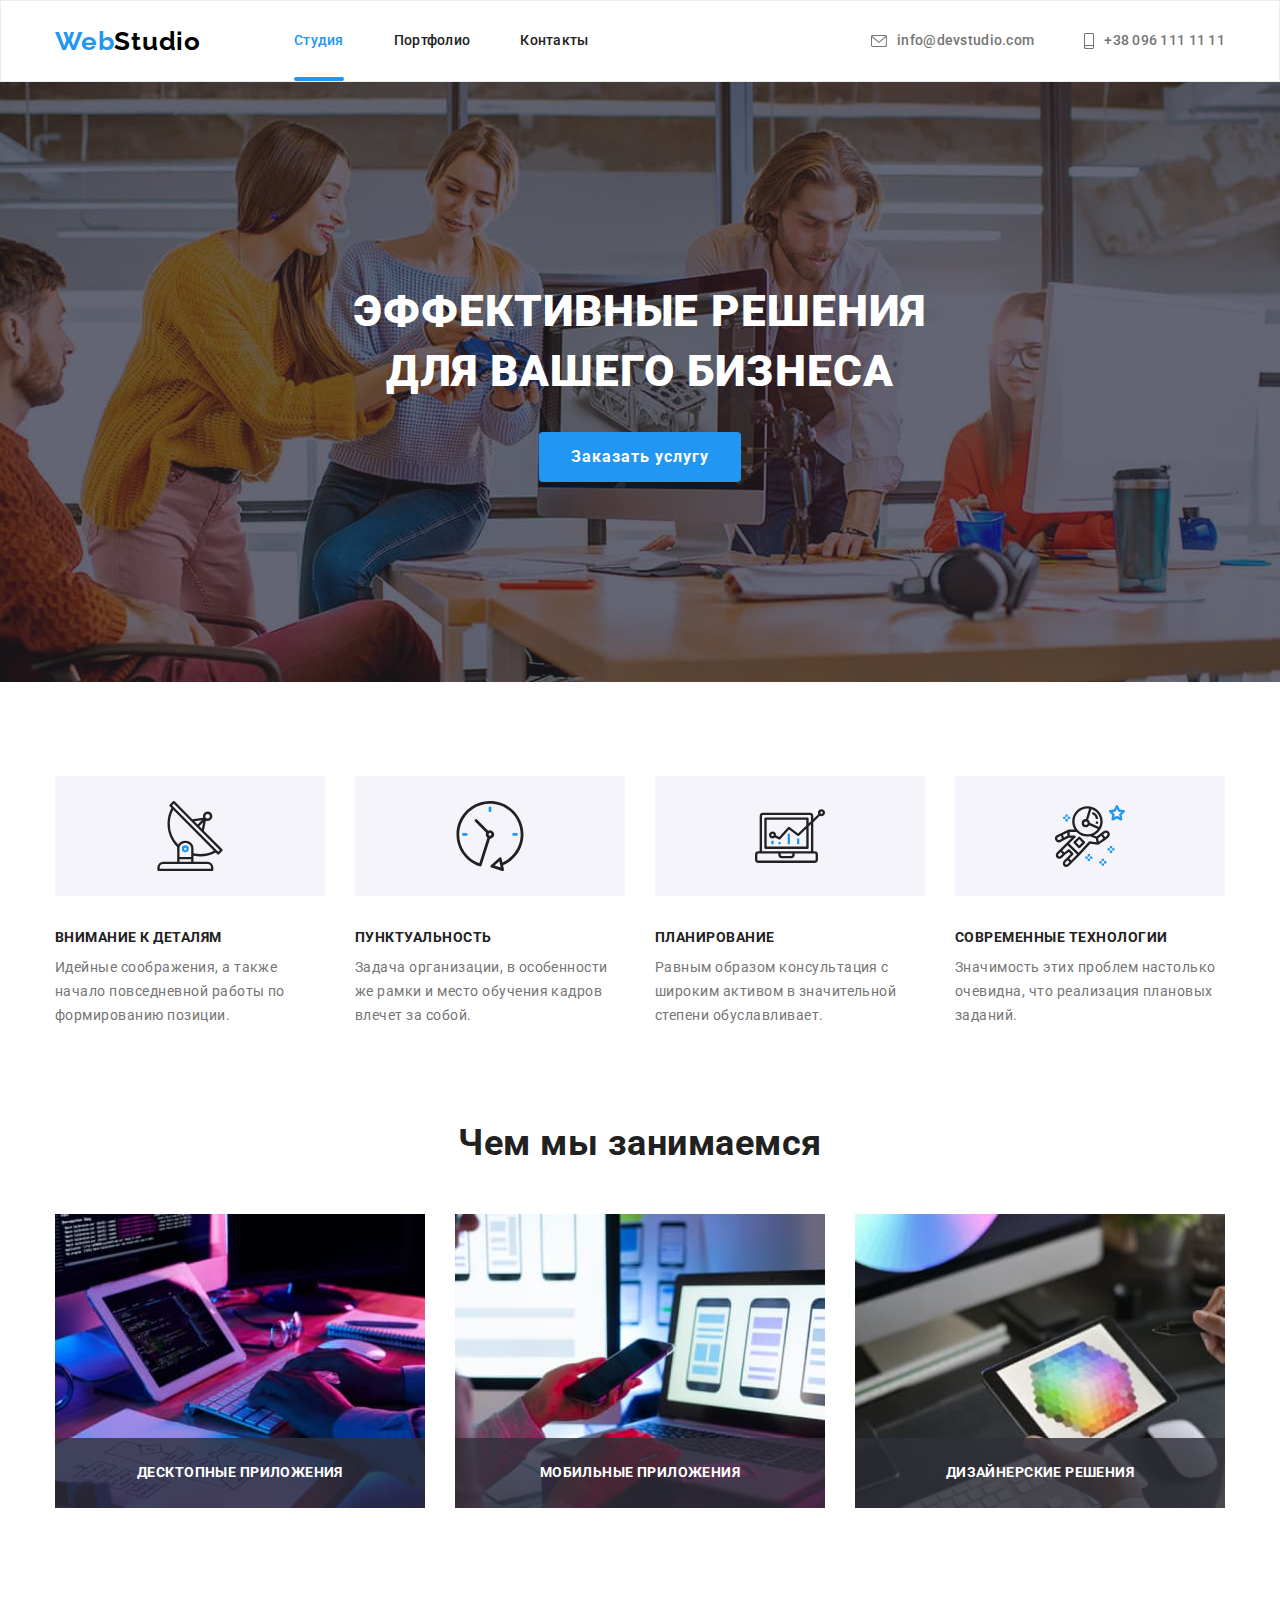
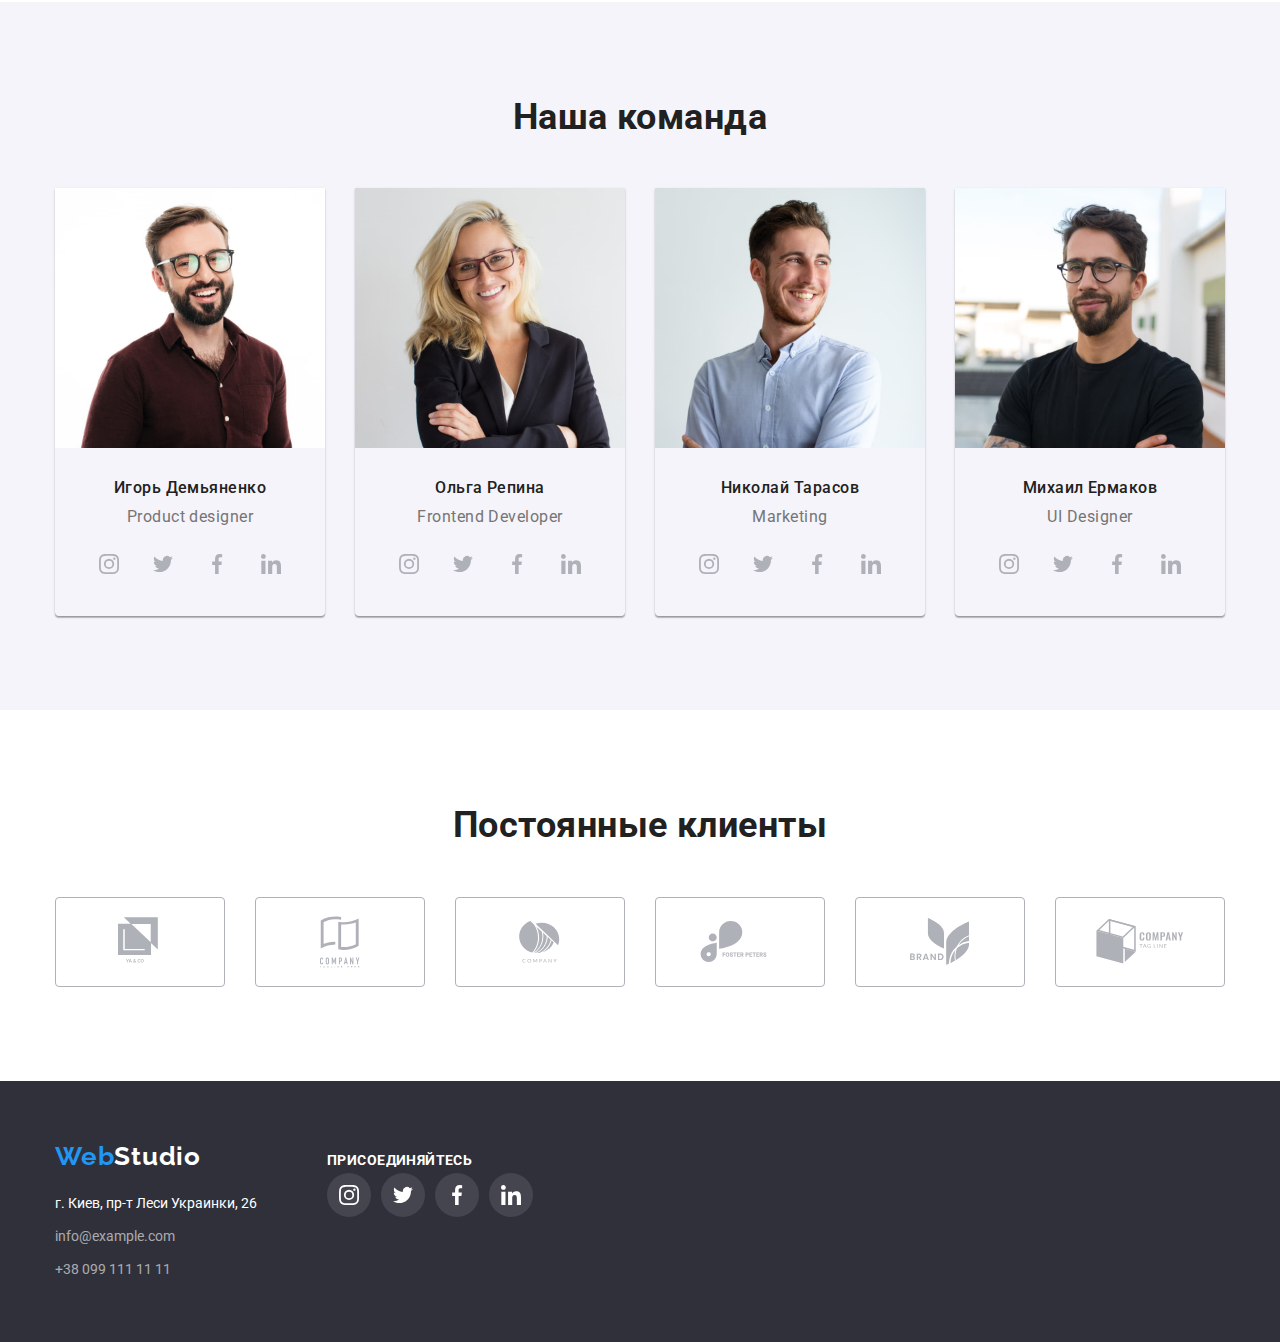
<file: index.html>
<!DOCTYPE html>
<html lang="ru">
<head>
    <meta charset="UTF-8">
    <meta name="viewport" content="width=device-width, initial-scale= ">
    <title>Web Studio</title>
    <link rel="preconnect" href="https://fonts.gstatic.com">
    <link href="https://fonts.googleapis.com/css2?family=Raleway:wght@700&family=Roboto:wght@400;500;700;900&display=swap"
          rel="stylesheet">
    <link rel="stylesheet" href="./css/modern-normalize.css"/>
    <link rel="stylesheet" href="./css/styles.css"/>
</head>

<body>
    
    <header class="page-header">
        <div class="container flex-header">
            <nav class="main-nav">
                <a href="./" class="logo-header">
                    <span>Web</span>Studio
                </a>
                <ul class="site-nav">
                    <li class="item"><a href="./" class="link current">Студия</a></li>
                    <li class="item"><a href="./portfolio.html" class="link">Портфолио</a></li>
                    <li class="item"><a href="#" class="link">Контакты</a></li>
                </ul>
            </nav>
            <ul class="contacts-nav">
                <li class="item">
                    <a href="mailto:info@devstudio.com" class="nav-icon">
                        <svg class="contacts-icon" width="16px" height="12px">
                            <use href="./images/icons.svg#icon-envelope"></use>
                        </svg>
                        info@devstudio.com
                    </a>
                </li>
                <li class="item">
                    <a href="+380961111111" class="nav-icon">
                        <svg class="contacts-icon" width="10px" height="16px">
                            <use href="./images/icons.svg#icon-smartphone"></use>
                        </svg>
                        +38 096 111 11 11
                    </a>
                </li>
            </ul>
        </div>
    </header>

    <main>
         <!--Герой-->
        <section class="hero">
            <div class="container hero-content">
                <h1 class="hero-title">Эффективные решения для вашего бизнеса</h1>
                <a class="button-hero" href="#" data-modal-open>Заказать услугу</a>
            </div>
        </section>

        <!--Особенности-->
        <section class="section section-features">
            <div class="container">
                <h2 class="section-title visually-hidden">Особенности</h2>
                <ul class="features-list">
                    <li class="features-item">
                        <svg class="features-icon">
                            <use href="./images/icons.svg#icon-antenna"></use>
                        </svg>
                        <h3>Внимание к деталям</h3>
                        <p>Идейные соображения, а также начало повседневной работы по формированию позиции.</p>
                    </li>
                    <li class="features-item icon-clock">
                        <svg class="features-icon">
                            <use href="./images/icons.svg#icon-clock"></use>
                        </svg>
                        <h3>Пунктуальность</h3>
                        <p>Задача организации, в особенности же рамки и место обучения кадров влечет за собой.</p>
                    </li>
                    <li class="features-item icon-diagram">
                        <svg class="features-icon">
                            <use href="./images/icons.svg#icon-diagram"></use>
                        </svg>
                        <h3>Планирование</h3>
                        <p>Равным образом консультация с широким активом в значительной степени обуславливает.</p>
                    </li>
                    <li class="features-item icon-astronaut">
                        <svg class="features-icon">
                            <use href="./images/icons.svg#icon-astronaut"></use>
                        </svg>
                        <h3>Современные технологии</h3>
                        <p>Значимость этих проблем настолько очевидна, что реализация плановых заданий.</p>
                    </li>
                </ul>
            </div>
        </section>

        <!--Чем мы занимаемся-->
        <section class="section">
            <div class="container">
                <h2 class="section-title">Чем мы занимаемся</h2>
                <ul class="job-list">
                    <li class="item">
                        <img src="./images/desktope.jpg" alt="десктопные приложения">
                        <h3 class="job-title">Десктопные приложения</h3>
                    </li>
                    <li class="item">
                        <img src="./images/mobile.jpg" alt="мобильные приложения">
                        <h3 class="job-title">Мобильные приложения</h3>
                    </li>
                    <li class="item">
                        <img src="./images/designe.jpg" alt="дизайнерские решения">
                        <h3 class="job-title">Дизайнерские решения</h3>
                    </li>
                </ul>
            </div>
        </section>

        <!--Наша команда-->
        <section class="section section-team">
            <div class="container">
                <h2 class="section-title">Наша команда</h2>
                <ul class="team-list">
                    <li class="item">
                        <img src="./images/igor.jpg" alt="Игорь Демьяненко">
                        <div class="team-content">
                            <h3>Игорь Демьяненко</h3>
                            <p>Product designer</p>
                            <ul class="team-icon-list" >
                                <li>
                                    <a class="team-icon-hover" href="#">
                                        <svg class="team-icon" width="44px" height="49px">
                                            <use href="./images/icons.svg#icon-instagram"></use>
                                        </svg>
                                    </a>
                                </li>
                                <li>
                                    <a class="team-icon-hover" href="#">
                                        <svg class="team-icon" width="44px" height="49px">
                                            <use href="./images/icons.svg#icon-twitter"></use>
                                        </svg>
                                    </a>
                                </li>
                                <li>
                                    <a class="team-icon-hover" href="#">
                                        <svg class="team-icon" width="44px" height="49px">
                                            <use href="./images/icons.svg#icon-facebook"></use>
                                        </svg>
                                    </a>
                                </li>
                                <li>
                                    <a class="team-icon-hover" href="#">
                                        <svg class="team-icon" width="44px" height="49px">
                                            <use href="./images/icons.svg#icon-linkedin"></use>
                                        </svg>
                                    </a>
                                </li>
                            </ul>
                        </div>
                    </li>
                    <li class="item">
                        <img src="./images/olga.jpg" alt="Ольга Репина">
                        <div class="team-content">
                            <h3>Ольга Репина</h3>
                            <p>Frontend Developer</p>
                            <ul class="team-icon-list">
                                <li>
                                    <a class="team-icon-hover" href="#">
                                        <svg class="team-icon" width="44px" height="49px">
                                            <use href="./images/icons.svg#icon-instagram"></use>
                                        </svg>
                                    </a>
                                </li>
                                <li>
                                    <a class="team-icon-hover" href="#">
                                        <svg class="team-icon" width="44px" height="49px">
                                            <use href="./images/icons.svg#icon-twitter"></use>
                                        </svg>
                                    </a>
                                </li>
                                <li>
                                    <a class="team-icon-hover" href="#">
                                        <svg class="team-icon" width="44px" height="49px">
                                            <use href="./images/icons.svg#icon-facebook"></use>
                                        </svg>
                                    </a>
                                </li>
                                <li>
                                    <a class="team-icon-hover" href="#">
                                        <svg class="team-icon" width="44px" height="49px">
                                            <use href="./images/icons.svg#icon-linkedin"></use>
                                        </svg>
                                    </a>
                                </li>
                            </ul>
                        </div>
                    </li>
                    <li class="item">
                        <img src="./images/nikolaj.jpg" alt="Николай Тарасов">
                        <div class="team-content">
                            <h3>Николай Тарасов</h3>
                            <p>Marketing</p>
                            <ul class="team-icon-list">
                                <li>
                                    <a class="team-icon-hover" href="#">
                                        <svg class="team-icon" width="44px" height="49px">
                                            <use href="./images/icons.svg#icon-instagram"></use>
                                        </svg>
                                    </a>
                                </li>
                                <li>
                                    <a class="team-icon-hover" href="#">
                                        <svg class="team-icon" width="44px" height="49px">
                                            <use href="./images/icons.svg#icon-twitter"></use>
                                        </svg>
                                    </a>
                                </li>
                                <li>
                                    <a class="team-icon-hover" href="#">
                                        <svg class="team-icon" width="44px" height="49px">
                                            <use href="./images/icons.svg#icon-facebook"></use>
                                        </svg>
                                    </a>
                                </li>
                                <li>
                                    <a class="team-icon-hover" href="#">
                                        <svg class="team-icon" width="44px" height="49px">
                                            <use href="./images/icons.svg#icon-linkedin"></use>
                                        </svg>
                                    </a>
                                </li>
                            </ul>
                        </div>
                    </li>
                    <li class="item">
                        <img src="./images/mihayil.jpg" alt="Михаил Ермаков">
                        <div class="team-content">
                            <h3>Михаил Ермаков</h3>
                            <p>UI Designer</p>
                            <ul class="team-icon-list">
                                <li>
                                    <a class="team-icon-hover" href="#">
                                        <svg class="team-icon" width="44px" height="49px">
                                            <use href="./images/icons.svg#icon-instagram"></use>
                                        </svg>
                                    </a>
                                </li>
                                <li>
                                    <a class="team-icon-hover" href="#">
                                        <svg class="team-icon" width="44px" height="49px">
                                            <use href="./images/icons.svg#icon-twitter"></use>
                                        </svg>
                                    </a>
                                </li>
                                <li>
                                    <a class="team-icon-hover" href="#">
                                        <svg class="team-icon" width="44px" height="49px">
                                            <use href="./images/icons.svg#icon-facebook"></use>
                                        </svg>
                                    </a>
                                </li>
                                <li>
                                    <a class="team-icon-hover" href="#">
                                        <svg class="team-icon" width="44px" height="49px">
                                            <use href="./images/icons.svg#icon-linkedin"></use>
                                        </svg>
                                    </a>
                                </li>
                            </ul>
                        </div>
                    </li>
                </ul>
            </div>
        </section>

        <!--Постоянные клиенты-->
       <section class="section">
           <div class="container">
                <h2 class="section-title">Постоянные клиенты</h2>
                <ul class="clients-list">
                    <li class="clients-item">
                        <a class="clients-link" href="#">
                            <svg class="clients-icon" width="44px" height="49px">
                                <use href="./images/icons.svg#icon-logo1"></use>
                            </svg> 
                        </a>
                    </li>
                    <li class="clients-item">
                        <a class="clients-link" href="#">
                            <svg class="clients-icon" width="40px" height="52px">
                                <use href="./images/icons.svg#icon-logo2"></use>
                            </svg>
                        </a>
                    </li>
                    <li class="clients-item">
                        <a class="clients-link" href="#">
                            <svg class="clients-icon" width="41px" height="42px">
                                <use href="./images/icons.svg#icon-logo3"></use>
                            </svg>
                        </a>
                    </li>
                    <li class="clients-item">
                        <a class="clients-link" href="#">
                            <svg class="clients-icon" width="80px" height="42px">
                                <use href="./images/icons.svg#icon-logo4"></use>
                            </svg>
                        </a>
                    </li>
                    <li class="clients-item">
                        <a class="clients-link" href="#">
                            <svg class="clients-icon" width="59px" height="47px">
                                <use href="./images/icons.svg#icon-logo5"></use>
                            </svg>
                        </a>
                    </li>
                    <li class="clients-item">
                        <a class="clients-link" href="#">
                            <svg class="clients-icon" width="88px" height="45px">
                                <use href="./images/icons.svg#icon-logo6"></use>
                            </svg>
                        </a>
                    </li>
                    
                </ul>
           </div>
       </section>

       <!--Модальное окно-->
       <div class="backdrop is-hidden" data-modal>
           <div class="modal">
                <button class="button-close" data-modal-close>
                    <svg width="30px" height="30px">
                        <use class="button-close-icon" href="./images/icons.svg#icon-close"></use>
                    </svg>
                </button>
           </div>
       </div>
    </main>

    <footer class="footer">
        <div class="container flex-footer">
            <div class="footer-address">
                <a href="./" class="logo-header logo-footer">
                    <span>Web</span>Studio
                </a>
                <address class="flex-address hover">
                    <p>г. Киев, пр-т Леси Украинки, 26</p>
                    <p><a href="mailto:info@example.com" class="contacts">info@example.com</a></p>
                    <p><a href="tel:+380991111111" class="contacts">+38 099 111 11 11</a></p>
                </address>
            </div>
            <div class="footer-social">
                <b class="footer-social-title">Присоединяйтесь</b>
                <ul class="footer-social-list">
                    <li>
                        <a class="footer-social-link" href="#">
                            <svg class="footer-icon" width="44px" height="49px">
                                <use href="./images/icons.svg#icon-instagram"></use>
                            </svg>
                        </a>
                    </li>
                    <li>
                        <a class="footer-social-link" href="#">
                            <svg class="footer-icon" width="44px" height="49px">
                                <use href="./images/icons.svg#icon-twitter"></use>
                            </svg>
                        </a>
                    </li>
                    <li>
                        <a class="footer-social-link" href="#">
                            <svg class="footer-icon" width="44px" height="49px">
                                <use href="./images/icons.svg#icon-facebook"></use>
                            </svg>
                        </a>
                    </li>
                    <li>
                        <a class="footer-social-link" href="#">
                            <svg class="footer-icon" width="44px" height="49px">
                                <use href="./images/icons.svg#icon-linkedin"></use>
                            </svg>
                        </a>
                    </li>
                </ul>
            </div>
        </div>
    </footer>
    <script src="./js/modal.js"></script>
</body>
</html>
</file>
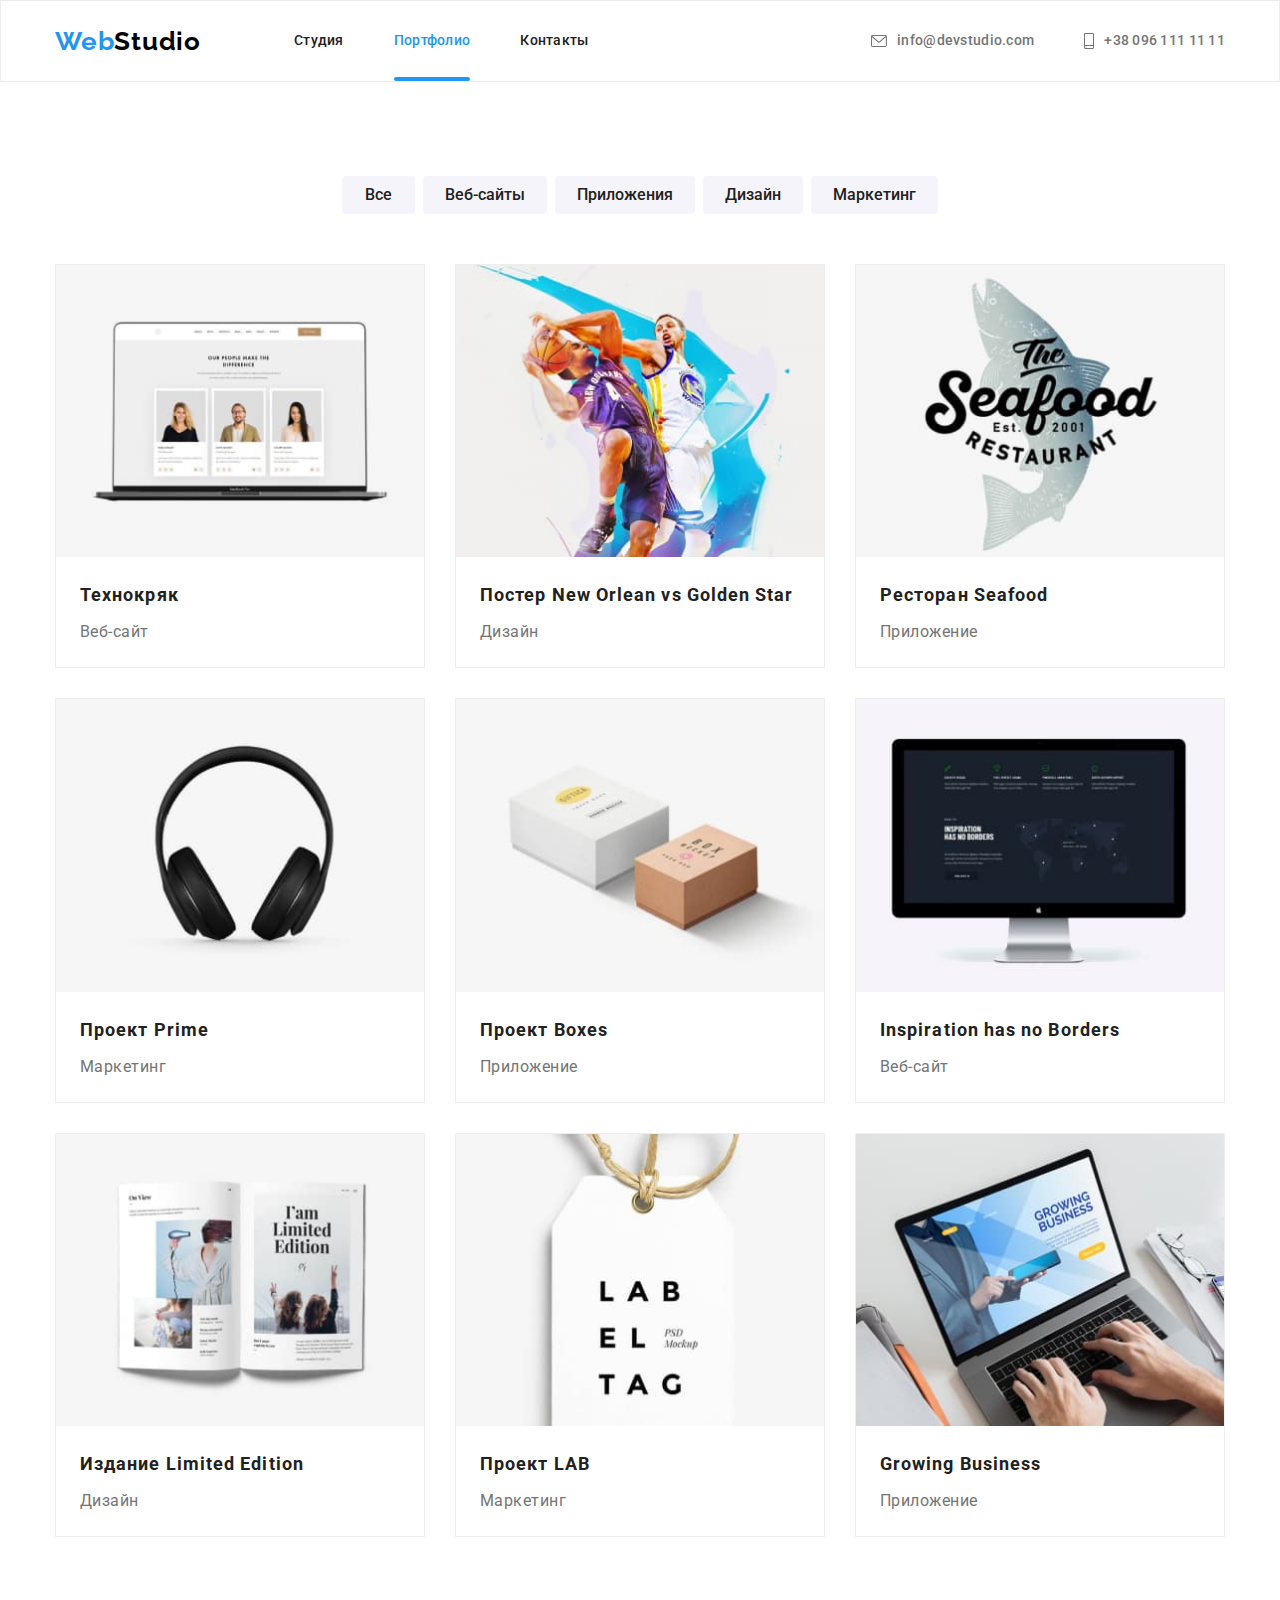
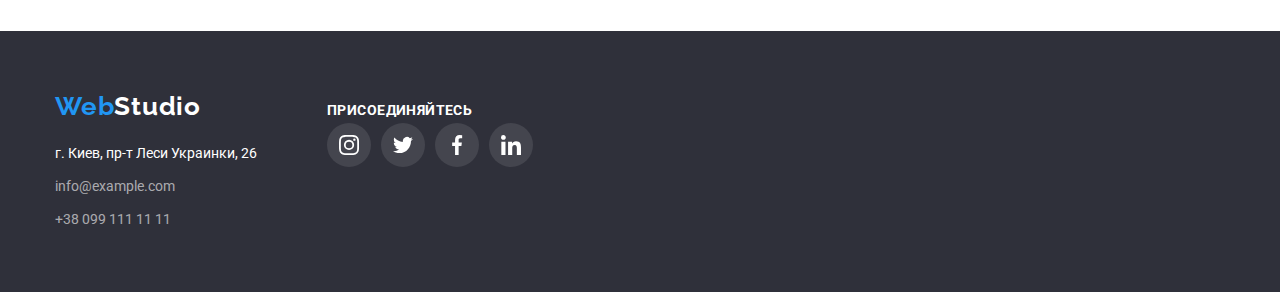
<file: portfolio.html>
<!DOCTYPE html>
<html lang="ru">
<head>
    <meta charset="UTF-8">
    <meta name="viewport" content="width=device-width, initial-scale=1.0">
    <title>Портфолио</title>
    <link rel="preconnect" href="https://fonts.gstatic.com">
    <link href="https://fonts.googleapis.com/css2?family=Raleway:wght@700&family=Roboto:wght@400;500;700;900&display=swap"
        rel="stylesheet">
    <link rel="stylesheet" href="./css/modern-normalize.css" />
    <link rel="stylesheet" href="./css/styles.css">
</head>
<body>

    <header class="page-header">
        <div class="container flex-header">
            <nav class="main-nav">
                <a href="./" class="logo-header">
                    <span>Web</span>Studio
                </a>
                <ul class="site-nav">
                    <li class="item"><a href="./" class="link">Студия</a></li>
                    <li class="item"><a href="./portfolio.html" class="link current">Портфолио</a></li>
                    <li class="item"><a href="#" class="link">Контакты</a></li>
                </ul>
            </nav>
            <ul class="contacts-nav">
                <li class="item">
                    <a href="mailto:info@devstudio.com" class="nav-icon">
                        <svg class="contacts-icon" width="16px" height="12px">
                            <use href="./images/icons.svg#icon-envelope"></use>
                        </svg>
                        info@devstudio.com
                    </a>
                </li>
                <li class="item">
                    <a href="+380961111111" class="nav-icon">
                        <svg class="contacts-icon" width="10px" height="16px">
                            <use href="./images/icons.svg#icon-smartphone"></use>
                        </svg>
                        +38 096 111 11 11
                    </a>
                </li>
            </ul>
        </div>
    </header>

    <main>
        <section class="section">
            <div class="container">
                <h1 class="visually-hidden">Портфолио</h1>
                
                <!-- Радио-кнопки -->
                <ul class="button-list">
                    <li class="button-item"><button type="button" class="button-pfl">Все</button></li>
                    <li class="button-item"><button type="button" class="button-pfl">Веб-сайты</button></li>
                    <li class="button-item"><button type="button" class="button-pfl">Приложения</button></li>
                    <li class="button-item"><button type="button" class="button-pfl">Дизайн</button></li>
                    <li class="button-item"><button type="button" class="button-pfl">Маркетинг</button></li>
                </ul>
                
                <!-- Портфолио -->
                <ul class="pfl-list">
                    <li class="pfl-item">
                        <a class="pfl-link" href="#">
                            <div class="pfl-thumb">
                                <img src="./images/technokrjak.jpg" alt="Технокряк">
                                <h3 class="pfl-text-overlay">
                                    Технокряк это современная площадка распространения коронавируса. Компании используют эту платформу для цифрового
                                    шпионажа и атак на защищённые сервера конкурентов.
                                </h3>
                            </div>
                            <div class="pfl-content">
                                <h2 class="pfl-title">Технокряк</h2>
                                <p class="pfl-text">Веб-сайт</p>
                            </div>
                        </a>
                    </li>
                    <li class="pfl-item">
                        <a href="#" class="pfl-link">
                            <div class="pfl-thumb">
                                <img src="./images/new-orlean.jpg" alt="Постер New Orlean vs Golden Star" >
                                <h3 class="pfl-text-overlay">
                                    Технокряк это современная площадка распространения коронавируса. Компании используют эту платформу для цифрового
                                    шпионажа и атак на защищённые сервера конкурентов.
                                </h3>
                            </div>
                            <div class="pfl-content">
                                <h2 class="pfl-title">Постер New Orlean vs Golden Star</h2>
                                <p class="pfl-text">Дизайн</p>
                            </div>
                        </a>
                    </li>
                    <li class="pfl-item">
                        <a href="" class="pfl-link">
                            <div class="pfl-thumb">
                                <img src="./images/seafood.jpg" alt="Ресторан Seafood" >
                                <h3 class="pfl-text-overlay">
                                    Технокряк это современная площадка распространения коронавируса. Компании используют эту платформу для цифрового
                                    шпионажа и атак на защищённые сервера конкурентов.
                                </h3>
                            </div>
                            <div class="pfl-content">
                                <h2 class="pfl-title">Ресторан Seafood</h2>
                                <p class="pfl-text">Приложение</p>
                            </div>
                        </a>
                    </li>
                    <li class="pfl-item">
                        <a href="#" class="pfl-link">
                            <div class="pfl-thumb">
                                <img src="./images/prime.jpg" alt="Проект Prime" >
                                <h3 class="pfl-text-overlay">
                                    Технокряк это современная площадка распространения коронавируса. Компании используют эту платформу для цифрового
                                    шпионажа и атак на защищённые сервера конкурентов.
                                </h3>
                            </div>
                            <div class="pfl-content">
                                <h2 class="pfl-title">Проект Prime</h2>
                                <p class="pfl-text">Маркетинг</p>
                            </div>
                        </a>
                    </li>
                    <li class="pfl-item">
                        <a href="#" class="pfl-link">
                            <div class="pfl-thumb">
                                <img src="./images/boxes.jpg" alt="Проект Boxes">
                                <h3 class="pfl-text-overlay">
                                    Технокряк это современная площадка распространения коронавируса. Компании используют эту платформу для цифрового
                                    шпионажа и атак на защищённые сервера конкурентов.
                                </h3>
                            </div>
                            <div class="pfl-content">
                                <h2 class="pfl-title">Проект Boxes</h2>
                                <p class="pfl-text">Приложение</p>
                            </div>
                        </a>
                    </li>
                    <li class="pfl-item">
                        <a href="#" class="pfl-link">
                            <div class="pfl-thumb">
                                <img src="./images/inspiration.jpg" alt="Inspiration has no Borders">
                                <h3 class="pfl-text-overlay">
                                    Технокряк это современная площадка распространения коронавируса. Компании используют эту платформу для цифрового
                                    шпионажа и атак на защищённые сервера конкурентов.
                                </h3>
                            </div>
                            <div class="pfl-content">
                                <h2 class="pfl-title">Inspiration has no Borders</h2>
                                <p class="pfl-text">Веб-сайт</p>
                            </div>
                        </a>
                    </li>
                    <li class="pfl-item">
                        <a href="#" class="pfl-link">
                            <div class="pfl-thumb">
                                <img src="./images/limited.jpg" alt="Издание Limited Edition">
                                <h3 class="pfl-text-overlay">
                                    Технокряк это современная площадка распространения коронавируса. Компании используют эту платформу для цифрового
                                    шпионажа и атак на защищённые сервера конкурентов.
                                </h3>
                            </div>
                            <div class="pfl-content">
                                <h2 class="pfl-title">Издание Limited Edition</h2>
                                <p class="pfl-text">Дизайн</p>
                            </div>
                        </a>
                    </li>
                    <li class="pfl-item">
                        <a href="#" class="pfl-link">
                            <div class="pfl-thumb">
                                <img src="./images/lab.jpg" alt="Проект LAB">
                                <h3 class="pfl-text-overlay">
                                    Технокряк это современная площадка распространения коронавируса. Компании используют эту платформу для цифрового
                                    шпионажа и атак на защищённые сервера конкурентов.
                                </h3>
                            </div>
                            <div class="pfl-content">
                                <h2 class="pfl-title">Проект LAB</h2>
                                <p class="pfl-text">Маркетинг</p>
                            </div>
                        </a>
                    </li>
                    <li class="pfl-item">
                        <a href="#" class="pfl-link">
                            <div class="pfl-thumb">
                                <img src="./images/business.jpg" alt="Growing Business">
                                <h3 class="pfl-text-overlay">
                                    Технокряк это современная площадка распространения коронавируса. Компании используют эту платформу для цифрового
                                    шпионажа и атак на защищённые сервера конкурентов.
                                </h3>
                            </div>
                            <div class="pfl-content">
                                <h2 class="pfl-title">Growing Business</h2>
                                <p class="pfl-text">Приложение</p>
                            </div>
                        </a>
                    </li>
                </ul>
            </div>
        </section>

        
    </main>
    
    <footer class="footer">
        <div class="container flex-footer">
            <div class="footer-address">
                <a href="./" class="logo-header logo-footer">
                    <span>Web</span>Studio
                </a>
                <address class="flex-address hover">
                    <p>г. Киев, пр-т Леси Украинки, 26</p>
                    <p><a href="mailto:info@example.com" class="contacts">info@example.com</a></p>
                    <p><a href="tel:+380991111111" class="contacts">+38 099 111 11 11</a></p>
                </address>
            </div>
            <div class="footer-social">
                <b class="footer-social-title">Присоединяйтесь</b>
                <ul class="footer-social-list">
                    <li>
                        <a class="footer-social-link" href="#">
                            <svg class="footer-icon" width="44px" height="49px">
                                <use href="./images/icons.svg#icon-instagram"></use>
                            </svg>
                        </a>
                    </li>
                    <li>
                        <a class="footer-social-link" href="#">
                            <svg class="footer-icon" width="44px" height="49px">
                                <use href="./images/icons.svg#icon-twitter"></use>
                            </svg>
                        </a>
                    </li>
                    <li>
                        <a class="footer-social-link" href="#">
                            <svg class="footer-icon" width="44px" height="49px">
                                <use href="./images/icons.svg#icon-facebook"></use>
                            </svg>
                        </a>
                    </li>
                    <li>
                        <a class="footer-social-link" href="#">
                            <svg class="footer-icon" width="44px" height="49px">
                                <use href="./images/icons.svg#icon-linkedin"></use>
                            </svg>
                        </a>
                    </li>
                </ul>
            </div>
        </div>
    </footer>
</body>
</html>
</file>
<file: css/styles.css>
/*цвет текста лого #000000*/
/*цвет основного текста #212121*/
/*вторичный цвет текста #757575*/
/*белый цвет #FFFFFF*/
/*акцент #2196F3*/
/*цвет фона героя #2F303A*/
/*вторичный цвет фона #F5F4FA*/
/*фон футера #2F303A*/

:root {
  --logo-color: #000000;
  --primary-text-color: #212121;
  --text-color: #757575;
  --white-color: #ffffff;
  --accent-color: #2196f3;
  --accent-color-opacity: rgba(33, 150, 243, 0.9);
  --header-border-color: #ececec;
  --background-footer-color: #2f303a;
  --footer-text-color: rgba(255, 255, 255, 0.6);
  --footer-icon-background: rgba(255, 255, 255, 0.1);
  --background-hero-color: #c4c4c4;
  --background-hero-gradient: rgba(47, 48, 58, 0.4);
  --background-features-title: rgba(47, 48, 58, 0.8);
  --background-button-portfolio: #f5f4fa;
  --background-pfl-card: #eeeeee;
  --icon-color: #afb1b8;

  --width-container: 1200px;
  --card-set-gap: 30px;
  --timing-fn: cubic-bezier(0.4, 0, 0.2, 1);
}

body {
  background-color: #ffffff;
  color: var(--primary-text-color);
  font-family: Roboto, sans-serif;
}

/*скрытый элемент*/
.visually-hidden {
  position: absolute;

  width: 1px;
  height: 1px;
  margin: -1px;
  border: 0;
  padding: 0;

  white-space: nowrap;
  clip-path: inset(100%);
  clip: rect(0 0 0 0);
  overflow: hidden;
}

/*контейнер*/
.container {
  width: var(--width-container);
  padding-left: 15px;
  padding-right: 15px;
  margin-left: auto;
  margin-right: auto;
}

/*---ШАПКА---*/
.page-header {
  position: sticky;

  width: 100%;
  top: -1px;
  left: 0;
  z-index: 100;

  background-color: var(--white-color);
  border: 1px solid var(--header-border-color);

  letter-spacing: 0.02em;
  font-size: 14px;
  line-height: 1.14;
  font-weight: 500;
}

.flex-header {
  display: flex;
  align-items: center;
  min-height: 80px;
}

.main-nav {
  display: flex;
  align-items: center;
}

/*ЛОГО*/
.logo-header {
  color: var(--logo-color);
  font-family: Raleway, sans-serif;
  font-weight: 700;
  font-size: 26px;
  line-height: 1.192;
  letter-spacing: 0.03em;
}

.logo-header > span {
  color: var(--accent-color);
}

/*тень при фокусе*/
.logo-header:focus {
  outline: none;
  box-shadow: 0 0 0 2px var(--accent-color);
  border-radius: 4px;
}

/*лого в футере*/
.logo-header.logo-footer {
  width: fit-content;
  display: block;
  margin-bottom: 20px;

  color: var(--white-color);
}

/*тень при фокусе лого в футере*/
.logo-header.logo-footer:focus {
  outline: none;
  box-shadow: 0 0 0 1px var(--accent-color);
  border-radius: 4px;
}

/*---НАВИГАЦИЯ САЙТА---*/
.site-nav {
  display: flex;
  align-items: center;
  margin: 0;
  margin-left: 93px;
  padding: 0;
}

.site-nav .item + .item {
  margin-left: 50px;
}

.site-nav a {
  color: var(--primary-text-color);

  transition: color 250ms var(--timing-fn);
}

/*изменение цвета элемента меню при наведении*/

.site-nav a:hover {
  color: var(--accent-color);
  outline: none;
}

/*тень при фокусе*/
.site-nav a:focus {
  outline: none;
  color: var(--accent-color);
  box-shadow: 0 0 0 2px var(--accent-color);
  border-radius: 4px;
}

/*подсветка активной страницы*/
.site-nav .current {
  color: var(--accent-color);
}

/*нижнее подчеркивание активной страницы в хедере*/
.link.current {
  position: relative;
}

.site-nav .current::after {
  position: absolute;
  display: block;

  bottom: 0;
  left: 0;
  content: '';
  width: 100%;
  height: 4px;
  border-radius: 4px;

  background-color: var(--accent-color);
}

/*увеличение активной зоны для элементов меню*/
.link {
  display: block;
  padding-top: 32px;
  padding-bottom: 32px;
}

/*обратная связь*/
.contacts-nav {
  display: flex;
  margin: 0;
  margin-left: auto;
  padding: 0;
  white-space: nowrap;
}

.contacts-nav .item + .item {
  margin-left: 50px;
}

.contacts-nav a {
  color: var(--text-color);

  transition: color 250ms var(--timing-fn);
}

.contacts-nav a:hover,
.contacts-nav a:focus {
  color: var(--accent-color);
  outline: none;
}

.nav-icon {
  display: flex;
  align-items: center;
}

/*иконки*/
.contacts-icon {
  margin-right: 10px;
  fill: currentColor;
}

/*---ГЕРОЙ---*/
.hero {
  max-width: 1600px;
  min-height: 600px;
  margin-left: auto;
  margin-right: auto;

  background-image: linear-gradient(
      to right,
      var(--background-hero-gradient),
      var(--background-hero-gradient)
    ),
    url('../images/hero.jpg');
  background-size: cover;
  background-position: center;
  background-repeat: no-repeat;
  background-color: var(--background-hero-color);

  color: var(--white-color);
  letter-spacing: 0.06em;
  text-align: center;
}

.hero-title {
  margin-bottom: 30px;
  margin-right: auto;
  margin-left: auto;
  max-width: 600px;

  color: var(--white-color);
  font-weight: 900;
  font-size: 44px;
  line-height: 1.36;
  text-transform: uppercase;
}

/*кнопка героя*/
.button-hero {
  display: inline-block;

  border-radius: 4px;
  border-width: 0;
  padding: 10px 32px;
  min-width: 136px;

  color: var(--white-color);
  background-color: var(--accent-color);

  font-weight: 700;
  font-size: 16px;
  line-height: 1.9;
  align-items: center;
  text-align: center;
}

/*тень при фокусе*/
.button-hero:focus {
  outline: none;
  box-shadow: 0 0 0 2px var(--white-color);
  border-radius: 4px;
}

.hero-content {
  padding-top: 200px;
  padding-bottom: 200px;
}

/*СЕКЦИИ*/
.section {
  padding-top: 94px;
  padding-bottom: 94px;
  letter-spacing: 0.03em;
}

.section.section-features {
  padding-bottom: 0;
}

/*фон для секции команды*/
.section.section-team {
  background-color: var(--background-button-portfolio);
}

.section-title {
  margin-top: 0;
  margin-bottom: 50px;

  font-weight: 700;
  font-size: 36px;
  line-height: 1.17;
  text-align: center;
}

/*---ПЕРЕЧЕНЬ ОСОБЕННОСТЕЙ---*/
.features-list {
  display: flex;
  flex-wrap: wrap;

  padding: 0;
  margin: 0;
  margin-top: calc(-1 * var(--card-set-gap));
  margin-left: calc(-1 * var(--card-set-gap));

  text-align: left;
}

/*сетка*/
.features-item {
  flex-basis: calc(100% / 4 - var(--card-set-gap));
  margin-top: var(--card-set-gap);
  margin-left: var(--card-set-gap);
}

/*иконки*/
.features-icon {
  padding: 20px 100px;
  margin-bottom: 30px;
  width: 270px;
  height: 120px;

  background-color: var(--background-button-portfolio);
}

/*заголовки*/
.features-list h3 {
  margin-bottom: 10px;

  font-weight: 700;
  font-size: 14px;
  line-height: 1.14;
  text-transform: uppercase;
}

/*текст*/
.features-list p {
  color: var(--text-color);
  font-weight: 400;
  font-size: 14px;
  line-height: 1.71;
}

/*---ЧЕМ ЗАНИМАЕМСЯ---*/

.job-list {
  display: flex;
  flex-wrap: wrap;

  padding: 0;
  margin: 0;
  margin-top: calc(-1 * var(--card-set-gap));
  margin-left: calc(-1 * var(--card-set-gap));
}

/*сетка*/
.job-list > .item {
  flex-basis: calc(100% / 3 - var(--card-set-gap));
  margin-top: var(--card-set-gap);
  margin-left: var(--card-set-gap);

  position: relative;
}

.job-title {
  position: absolute;

  bottom: 0;
  padding-top: 27px;
  padding-bottom: 27px;
  width: 100%;

  color: var(--white-color);
  background-color: var(--background-features-title);

  font-weight: 700;
  font-size: 14px;
  line-height: 1.14;
  text-transform: uppercase;
  letter-spacing: 0.03em;
  text-align: center;
}

/*---СПИСОК КОМАНДЫ---*/

.team-list {
  display: flex;
  flex-wrap: wrap;

  padding: 0;
  margin: 0;
  margin-top: calc(-1 * var(--card-set-gap));
  margin-left: calc(-1 * var(--card-set-gap));

  line-height: 1.19;
}

/*заголовки*/
.team-list h3 {
  margin-top: 0;
  margin-bottom: 10px;

  font-weight: 500;
  font-size: 16px;
  text-align: center;
}

/*текст*/
.team-list p {
  margin-bottom: 16px;

  color: var(--text-color);

  font-weight: 400;
  font-size: 16px;
  text-align: center;
}

/*сетка*/
.team-list > .item {
  flex-basis: calc(100% / 4 - var(--card-set-gap));
  margin-top: var(--card-set-gap);
  margin-left: var(--card-set-gap);

  box-shadow: 0px 1px 3px rgba(0, 0, 0, 0.12), 0px 1px 1px rgba(0, 0, 0, 0.14),
    0px 2px 1px rgba(0, 0, 0, 0.2);
  border-radius: 0px 0px 4px 4px;
}

/*список ссылок на социальные сети*/
.team-icon-list {
  display: flex;
  justify-content: space-between;

  margin: 0;
  padding: 0;

  color: var(--icon-color);
}

/*иконки*/
.team-icon {
  padding: 12px;
  width: 44px;
  height: 44px;

  fill: currentColor;
}

.team-icon-hover {
  display: block;

  padding: 0;
  margin: 0;

  color: var(--icon-color);

  line-height: 0;
  border-radius: 50%;

  transition: background-color 250ms var(--timing-fn),
    color 250ms var(--timing-fn);
}

.team-icon-hover:hover,
.team-icon-hover:focus {
  background-color: var(--accent-color);
  color: var(--white-color);
}

/*тень при фокусе*/
.team-icon-hover:focus {
  outline: none;
  box-shadow: 0 0 0 1px var(--background-button-portfolio);
  border-radius: 50%;
}

/*обертка подписей и иконок соцсетей под фото*/
.team-content {
  padding-top: var(--card-set-gap);
  padding-bottom: var(--card-set-gap);
  padding-left: 32px;
  padding-right: 32px;
}

/*---ПОСТОЯННЫЕ КЛИЕНТЫ---*/
.clients-list {
  display: flex;
  flex-wrap: wrap;

  padding: 0;
  margin: 0;
  margin-top: calc(-1 * var(--card-set-gap));
  margin-left: calc(-1 * var(--card-set-gap));

  line-height: 1.19;
}

/*сетка*/
.clients-item {
  flex-basis: calc(100% / 6 - var(--card-set-gap));
  margin-left: var(--card-set-gap);
  margin-top: var(--card-set-gap);
}

.clients-link {
  display: flex;
  justify-content: center;
  align-items: center;

  height: 90px;
  border: 1px solid var(--icon-color);
  border-radius: 4px;
  color: var(--icon-color);

  transition: color 250ms var(--timing-fn), border 250ms var(--timing-fn);
}

/*изменение цвета элемента меню при наведении*/
.clients-link:hover,
.clients-link:focus {
  color: var(--accent-color);
  border: 1px solid var(--accent-color);
}

.clients-icon {
  fill: currentColor;
}

/*тень при фокусе*/
.clients-link:focus {
  outline: none;
  box-shadow: 0 0 0 1px var(--accent-color);
  border-radius: 4px;
}

/*---МОДАЛЬНОЕ ОКНО---*/

.backdrop {
  position: fixed;
  top: 0;
  left: 0;

  width: 100%;
  height: 100%;

  background-color: rgba(0, 0, 0, 0.2);
}

.backdrop.is-hidden {
  visibility: hidden;
  opacity: 0;
  pointer-events: none;
}

.modal {
  position: absolute;
  top: 50%;
  left: 50%;
  transform: translate(-50%, -50%);

  min-width: 528px;
  min-height: 581px;
  box-shadow: 0px 1px 3px rgba(0, 0, 0, 0.12), 0px 1px 1px rgba(0, 0, 0, 0.14),
    0px 2px 1px rgba(0, 0, 0, 0.2);
  border-radius: 4px;

  background-color: var(--white-color);
}

.button-close {
  position: absolute;
  top: 8px;
  right: 8px;
  cursor: pointer;

  padding: 0;
  width: 30px;
  height: 30px;

  border: none;
  border-radius: 50%;
  line-height: 0;

  transition: color 250ms var(--timing-fn);
}

.button-close-icon {
  fill: currentColor;
}

.button-close:hover,
.button-close:focus {
  color: var(--accent-color);
}

/*---ФУТЕР---*/

.footer {
  width: 100%;
  margin-left: auto;
  margin-right: auto;
  min-height: 252px;

  background-color: var(--background-footer-color);
  color: var(--white-color);

  font-style: normal;
  font-weight: 400;
  font-size: 14px;
  line-height: 1.714;
}

.footer p {
  display: inline-block;
  width: fit-content;
  margin-bottom: 9px;
}

.footer p:last-child {
  margin-bottom: 0;
}

.footer .contacts {
  padding: 0;
  color: var(--footer-text-color);

  transition: color 250ms var(--timing-fn);
}

/*тень при фокусе*/
.contacts:focus {
  outline: none;
  box-shadow: 0 0 0 1px var(--accent-color);
  border-radius: 4px;
}

/*социальные сети*/

.footer-social {
  margin-left: 70px;
}

.footer-social-title {
  margin-bottom: 20px;

  font-weight: 700;
  font-size: 14px;
  line-height: 1.14;
  text-transform: uppercase;
  letter-spacing: 0.03em;
}

/*список ссылок на социальные сети*/
.footer-social-list {
  display: flex;
  justify-content: space-between;

  min-width: 206px;
  margin: 0;
  padding: 0;

  color: var(--white-color);
}

/*иконки*/
.footer-icon {
  padding: 12px;
  width: 44px;
  height: 44px;

  fill: currentColor;
}

.footer-social-link {
  display: block;
  padding: 0;
  margin: 0;

  background-color: var(--footer-icon-background);
  border-radius: 50%;
  color: var(--white-color);

  line-height: 0;

  transition: background-color 250ms var(--timing-fn),
    color 250ms var(--timing-fn);
}

.footer-social-link:hover,
.footer-social-link:focus {
  background-color: var(--accent-color);
  color: var(--white-color);
  border-radius: 50%;
}

/*тень при фокусе*/
.footer-social-link:focus {
  outline: none;
  box-shadow: 0 0 0 1px var(--background-footer-color);
  border-radius: 50%;
}

/*изменение цвета элементов контактов при наведении*/
.hover a:hover,
.hover a:focus {
  color: var(--accent-color);
}

/*позиционирование контента футера*/
.flex-footer {
  display: flex;
  align-items: baseline;

  padding-top: 60px;
  padding-bottom: 60px;
}

/*позиционирование контента адреса*/
.footer-address {
  display: flex;
  flex-direction: column;
  justify-content: center;
}

/*позиционирование адреса*/
.flex-address {
  display: flex;
  flex-direction: column;
}

/*---СТРАНИЦА ПОРТФОЛИО---*/

/*радио-кнопка на странице Портфолио*/
.button-pfl {
  display: inline-block;

  border-radius: 4px;
  border-width: 0;
  padding: 6px 22px;
  min-width: 73px;

  font-family: inherit;
  font-weight: 500;
  font-size: 16px;
  line-height: 1.62;
  align-items: center;
  text-align: center;

  color: var(--primary-text-color);
  background-color: var(--background-button-portfolio);

  cursor: pointer;
  transition: background-color 250ms var(--timing-fn),
    color 250ms var(--timing-fn), box-shadow 250ms var(--timing-fn);
}

/*изменение цвета кнопки при наведении*/
.button-pfl:hover,
.button-pfl:focus {
  color: var(--white-color);
  background-color: var(--accent-color);
  box-shadow: 0px 3px 1px rgba(0, 0, 0, 0.1), 0px 1px 2px rgba(0, 0, 0, 0.08),
    0px 2px 2px rgba(0, 0, 0, 0.12);
  outline: none;
}

/*список радио-кнопок*/
.button-list {
  display: flex;
  flex-wrap: wrap;
  align-items: center;
  justify-content: center;

  margin: 0;
  margin-bottom: 34px;
  padding: 0;
  padding-bottom: 16px;
}

/*расстояние между кнопками, кроме последней*/
.button-item:not(:last-child) {
  margin-right: 8px;
}

/*примеры работ - портфолио*/
.pfl-list {
  display: flex;
  flex-wrap: wrap;

  margin: 0;
  padding: 0;
  margin-top: calc(-1 * var(--card-set-gap));
  margin-left: calc(-1 * var(--card-set-gap));
}

/*сетка*/
.pfl-item {
  flex-basis: calc(100% / 3 - var(--card-set-gap));
  margin-left: var(--card-set-gap);
  margin-top: var(--card-set-gap);
  border: 1px solid var(--background-pfl-card);
}

.pfl-link {
  color: var(--primary-text-color);
  display: block;

  transition: box-shadow 250px var(--timing-fn);
}

/*появление тени при наведении на карточку*/
.pfl-link:hover,
.pfl-link:focus {
  box-shadow: 0px 1px 1px rgba(0, 0, 0, 0.12), 0px 4px 4px rgba(0, 0, 0, 0.06),
    1px 4px 6px rgba(0, 0, 0, 0.16);
  outline: none;
}

.pfl-link .pfl-text-overlay {
  transition: opacity 250ms var(--timing-fn), transform 250ms var(--timing-fn);
}

/*появление при ховере описания карточки*/
.pfl-link:hover .pfl-text-overlay,
.pfl-link:focus .pfl-text-overlay {
  opacity: 1;
  transform: translateY(0);
}

/*заголовки в списке портфолио*/
.pfl-title {
  margin: 0;
  margin-bottom: 4px;

  font-weight: 700;
  font-size: 18px;
  line-height: 2;
  letter-spacing: 0.06em;
}

/*обертка подписей под фото*/
.pfl-content {
  padding: 20px 24px;
}

/*текст в списке портфолио*/
.pfl-text {
  margin: 0;

  color: var(--text-color);
  font-weight: 400;
  font-size: 16px;
  line-height: 1.88;
  letter-spacing: 0.03em;
}

.pfl-thumb {
  position: relative;
  overflow: hidden;
}

/*всплывающий текст при ховере*/
.pfl-text-overlay {
  position: absolute;
  display: flex;
  justify-content: center;
  align-items: center;
  top: 0;
  left: 0;

  width: 100%;
  height: 100%;
  padding: 63px 24px;

  font-weight: 400;
  font-size: 18px;
  line-height: 1.56;
  letter-spacing: 0.03em;

  opacity: 0;
  background-color: var(--accent-color-opacity);
  color: var(--white-color);

  transform: translateY(100%);
}
</file>
